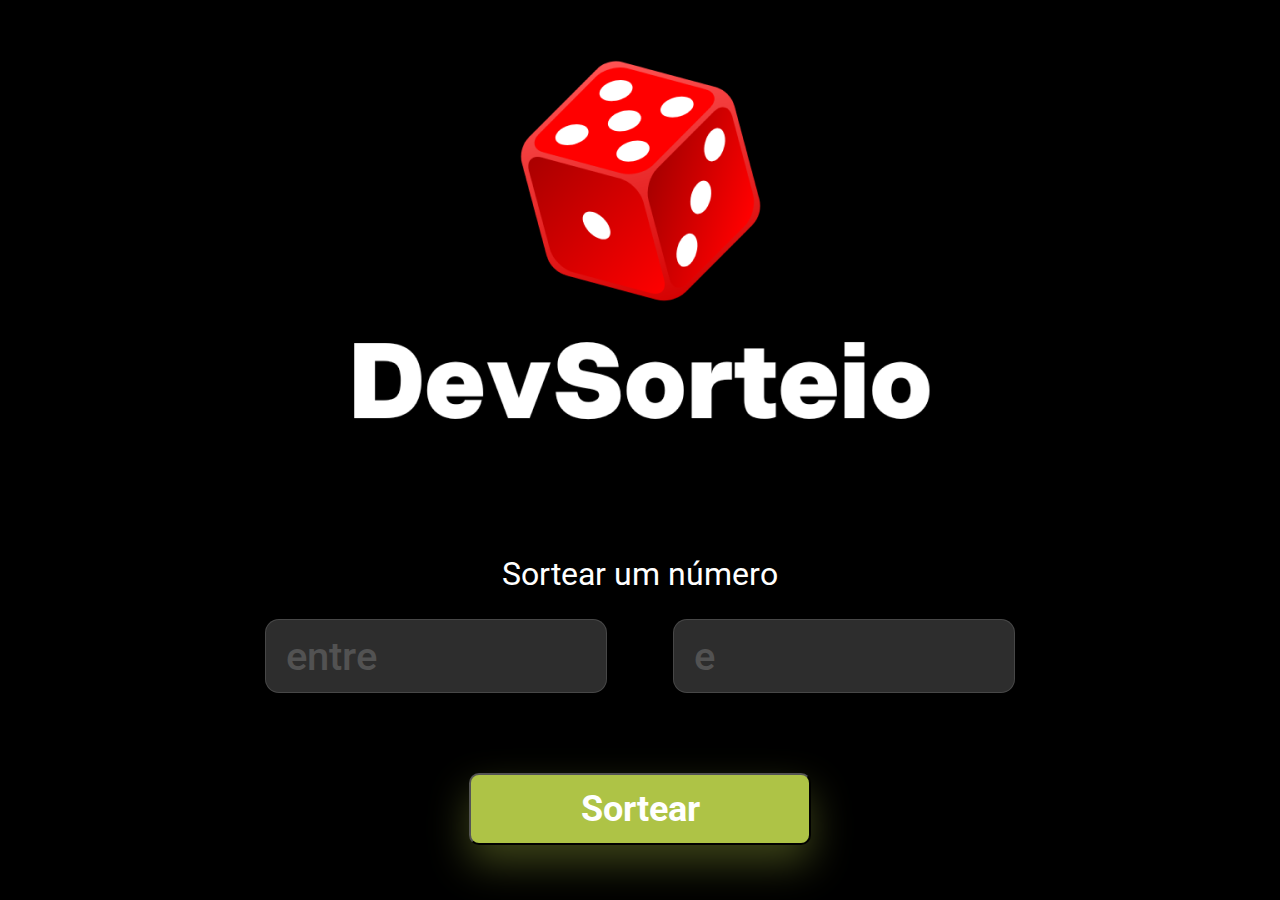
<file: Dev Sorteio/index.html>
<!DOCTYPE html>
<html lang="pt-br">
<head>
    <meta charset="UTF-8">
    <meta name="viewport" content="width=device-width, initial-scale=1.0">
   <link rel="stylesheet" href="style.css">
   <link rel="preconnect" href="https://fonts.googleapis.com">
    <link rel="preconnect" href="https://fonts.gstatic.com" crossorigin>
    <link href="https://fonts.googleapis.com/css2?family=Roboto:wght@400;700&display=swap" rel="stylesheet">
    <title>Dev Sorteio</title>
</head>
<body>
  
    <img  src="./assets/dev-sorteio-logo.png" alt="imagem de um dado vermelho" />
    <h2>Sortear um número</h2>
   
    <div>
        <input  placeholder="entre" class="input-min" type="number">
        <input  placeholder="e" class="input-max" type="number">
    </div>
   
     <button onclick="generateNumber()">Sortear</button>   
</body>
<script src="./script.js"></script>
</html>
</file>
<file: Dev Sorteio/style.css>
@import url('https://fonts.googleapis.com/css2?family=Roboto:wght@400;700&display=swap');


*{
    margin: 0;
    padding: 0;
    box-sizing: border-box;
    font-family: 'Roboto', sans-serif;
}

body{
    background: black;
    display: flex;
    align-items: center;
    justify-content: center;
    flex-direction: column;
    min-height: 100vh;

}

h2 {
    color: #FFF;
    font-size: 32px;
    font-weight: 400;
    text-align: center;
    margin-top: 126px;
    margin-bottom: 26px;
    line-height: 38px;
}

input {
    width: 342px;
    height: 74px;
    border-radius: 14px;
    border: 1px solid rgba(255, 255, 255, 0.20);
    background: rgba(255, 255, 255, 0.25);
    font-size: 40px;
    font-weight: 500;
    color: #FFFF;
    opacity: 0.7;
    padding-left: 20px;
}


 .input-max {
    margin-left: 62px;
}

button {   
    display: flex;
    width: 342px;
    height: 72px;
    padding: 0px 76px;
    justify-content: center;
    align-items: center;
    border-radius: 10px;
    background: #AEC346;
    box-shadow: 0px 18px 40px 0px rgba(174, 195, 70, 0.35);
    color: #FFF;
    text-align: center;
    font-size: 36px;
    font-weight: 700;
    line-height: 2.5px;
    margin-top: 80px;
    cursor: pointer;
}
button:hover {
    opacity: 0.9;
}
button:active {
    opacity: 0.8;
}
</file>
